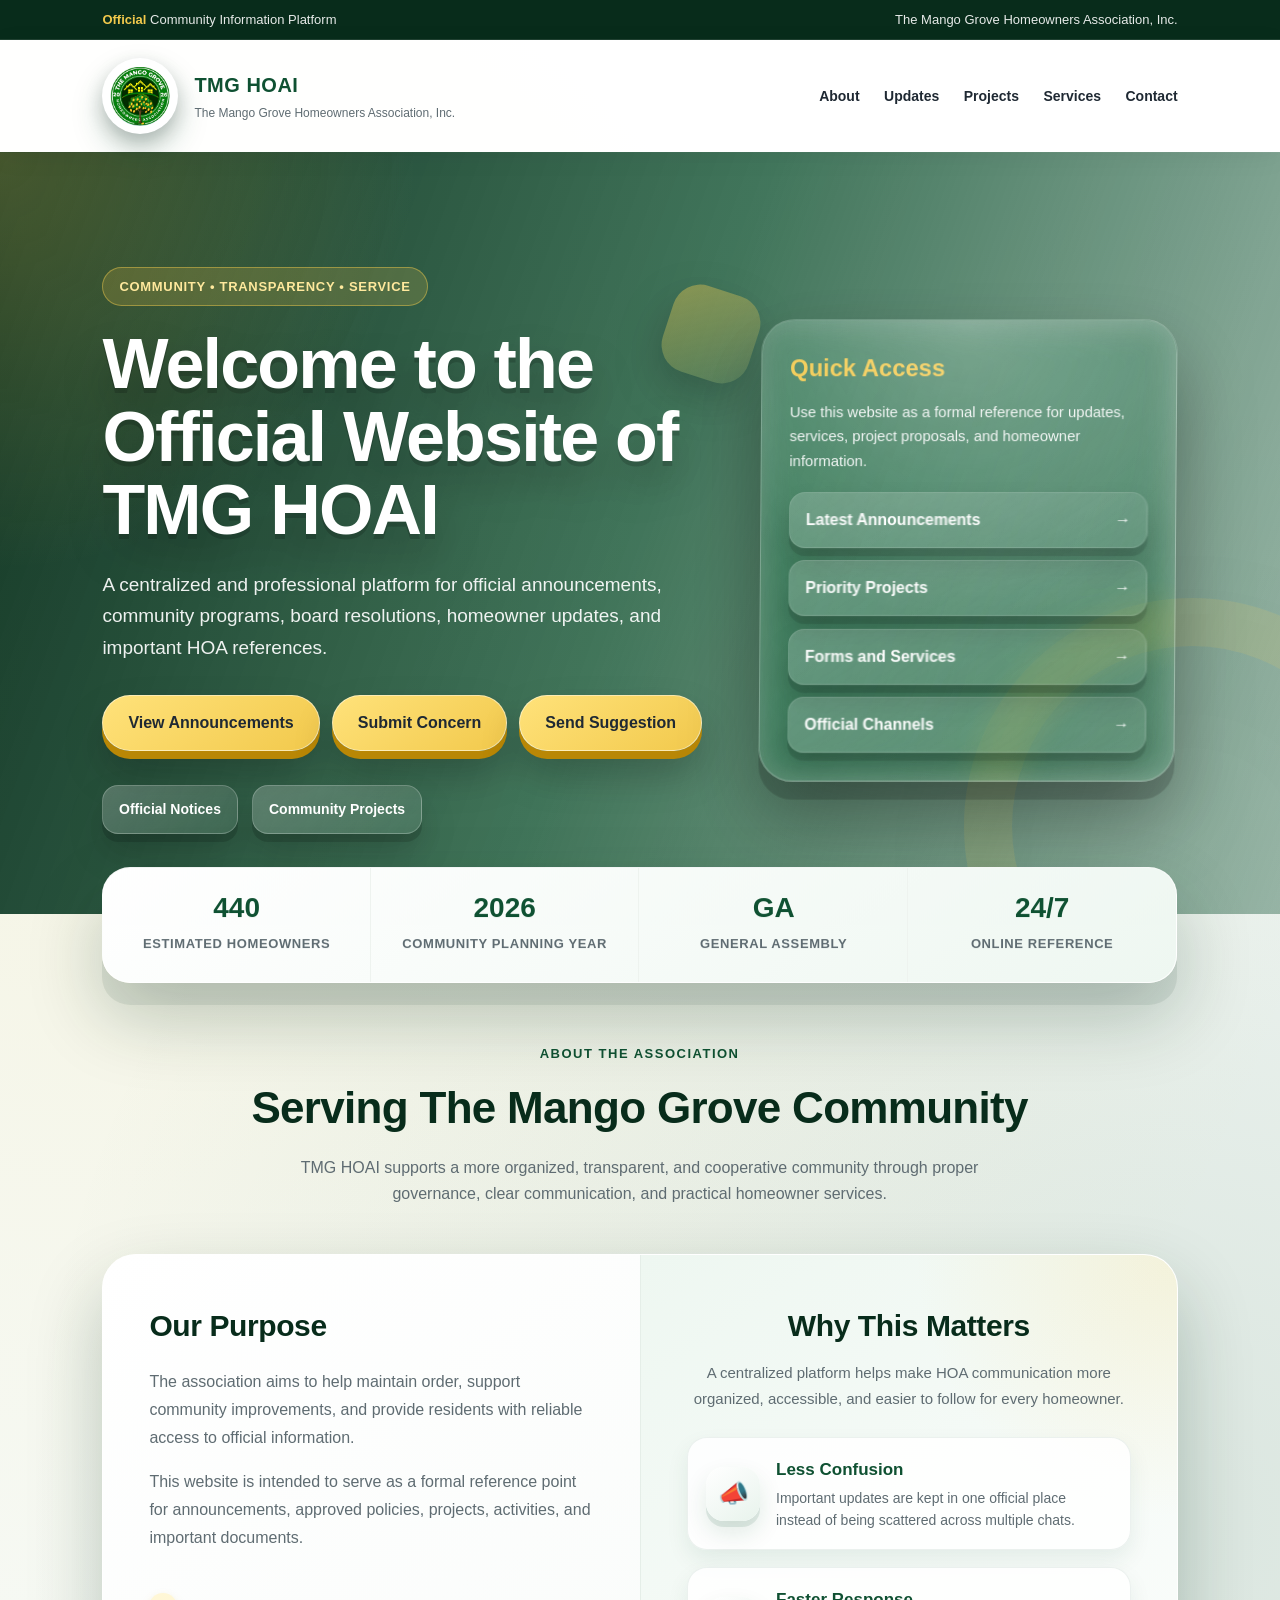
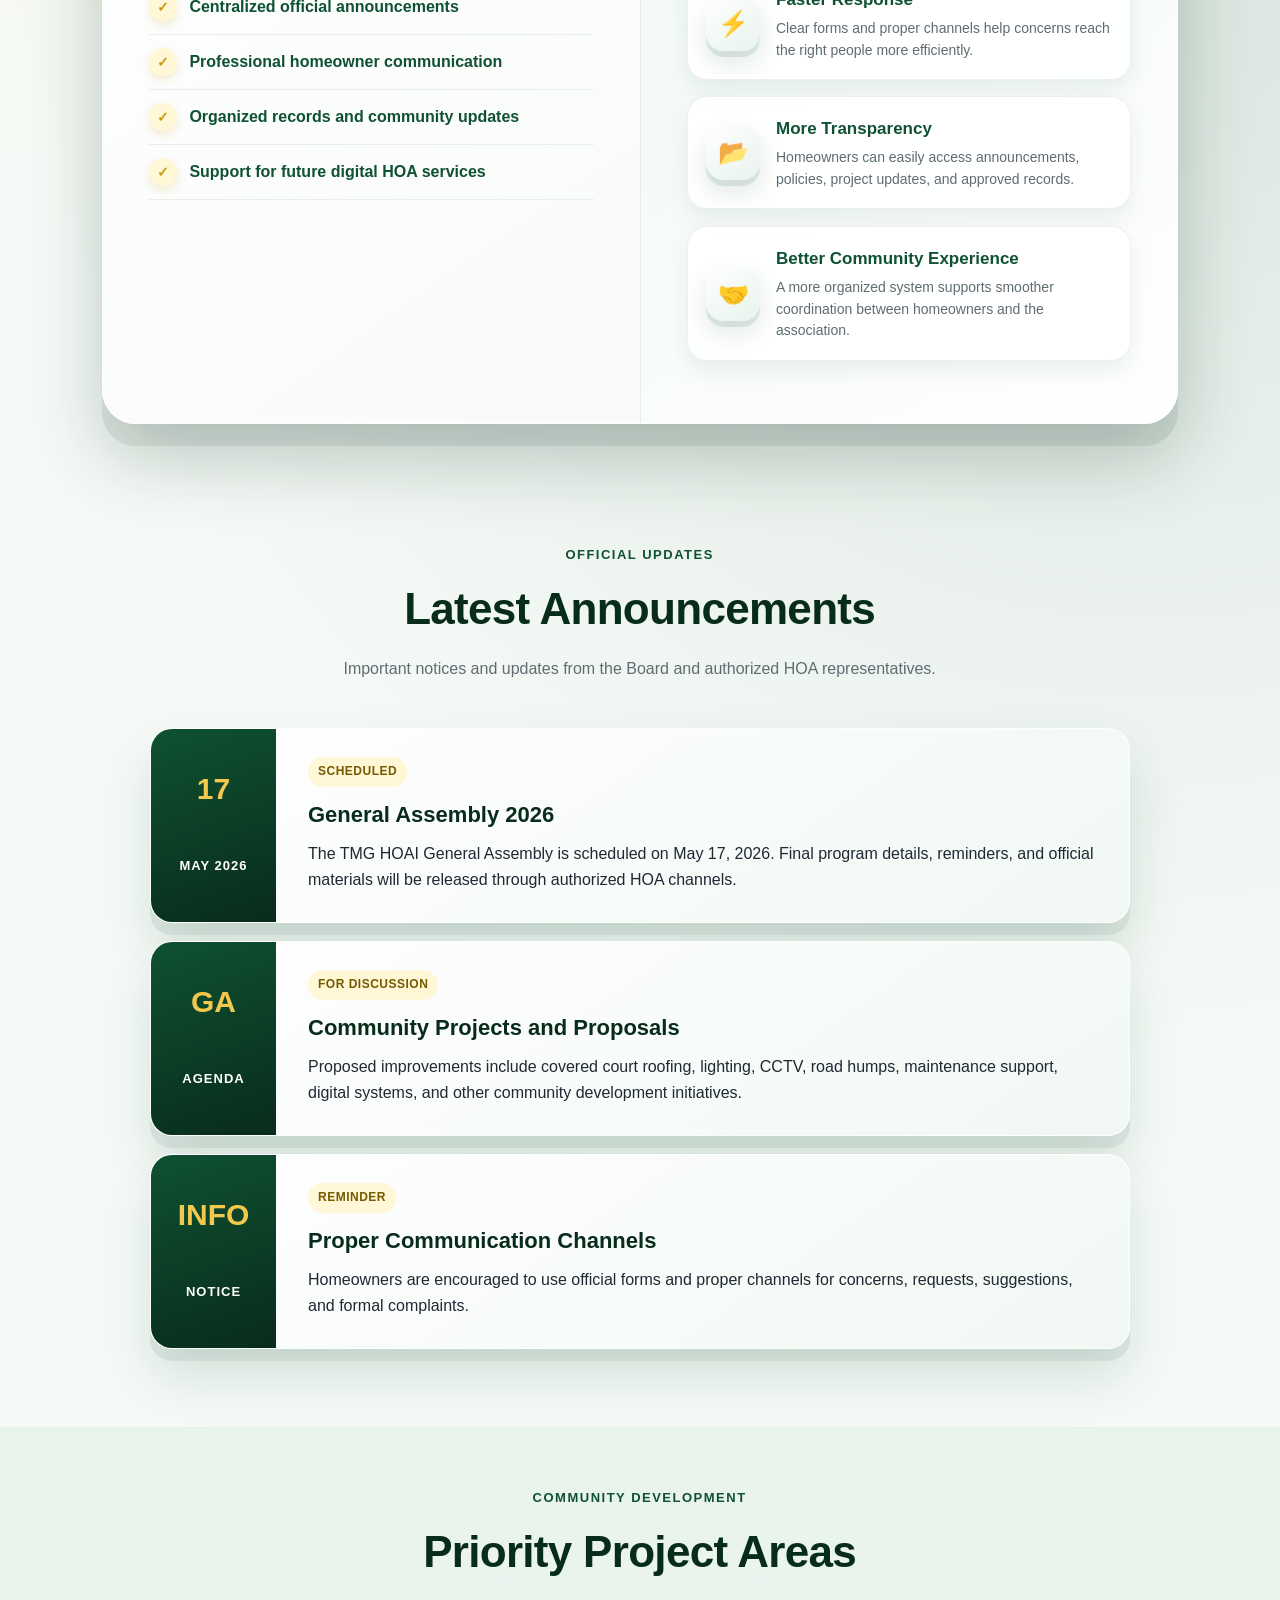
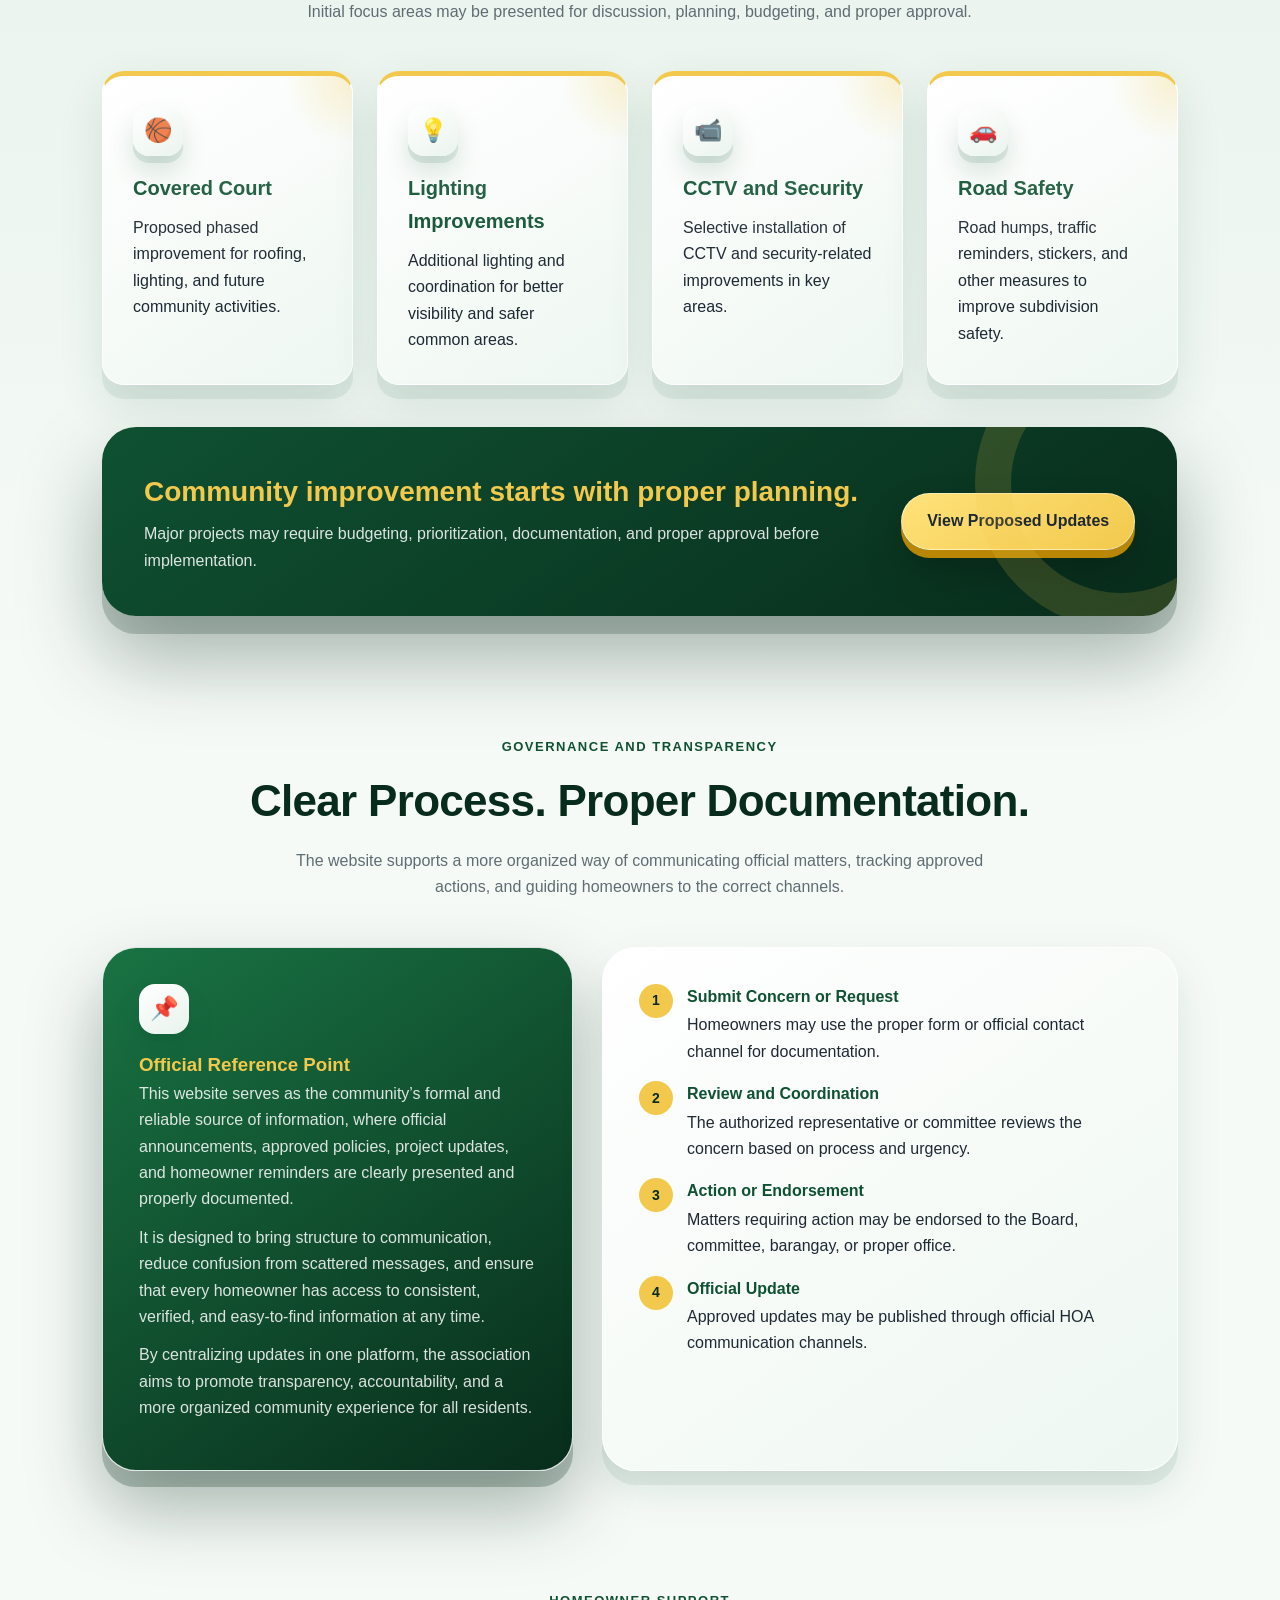
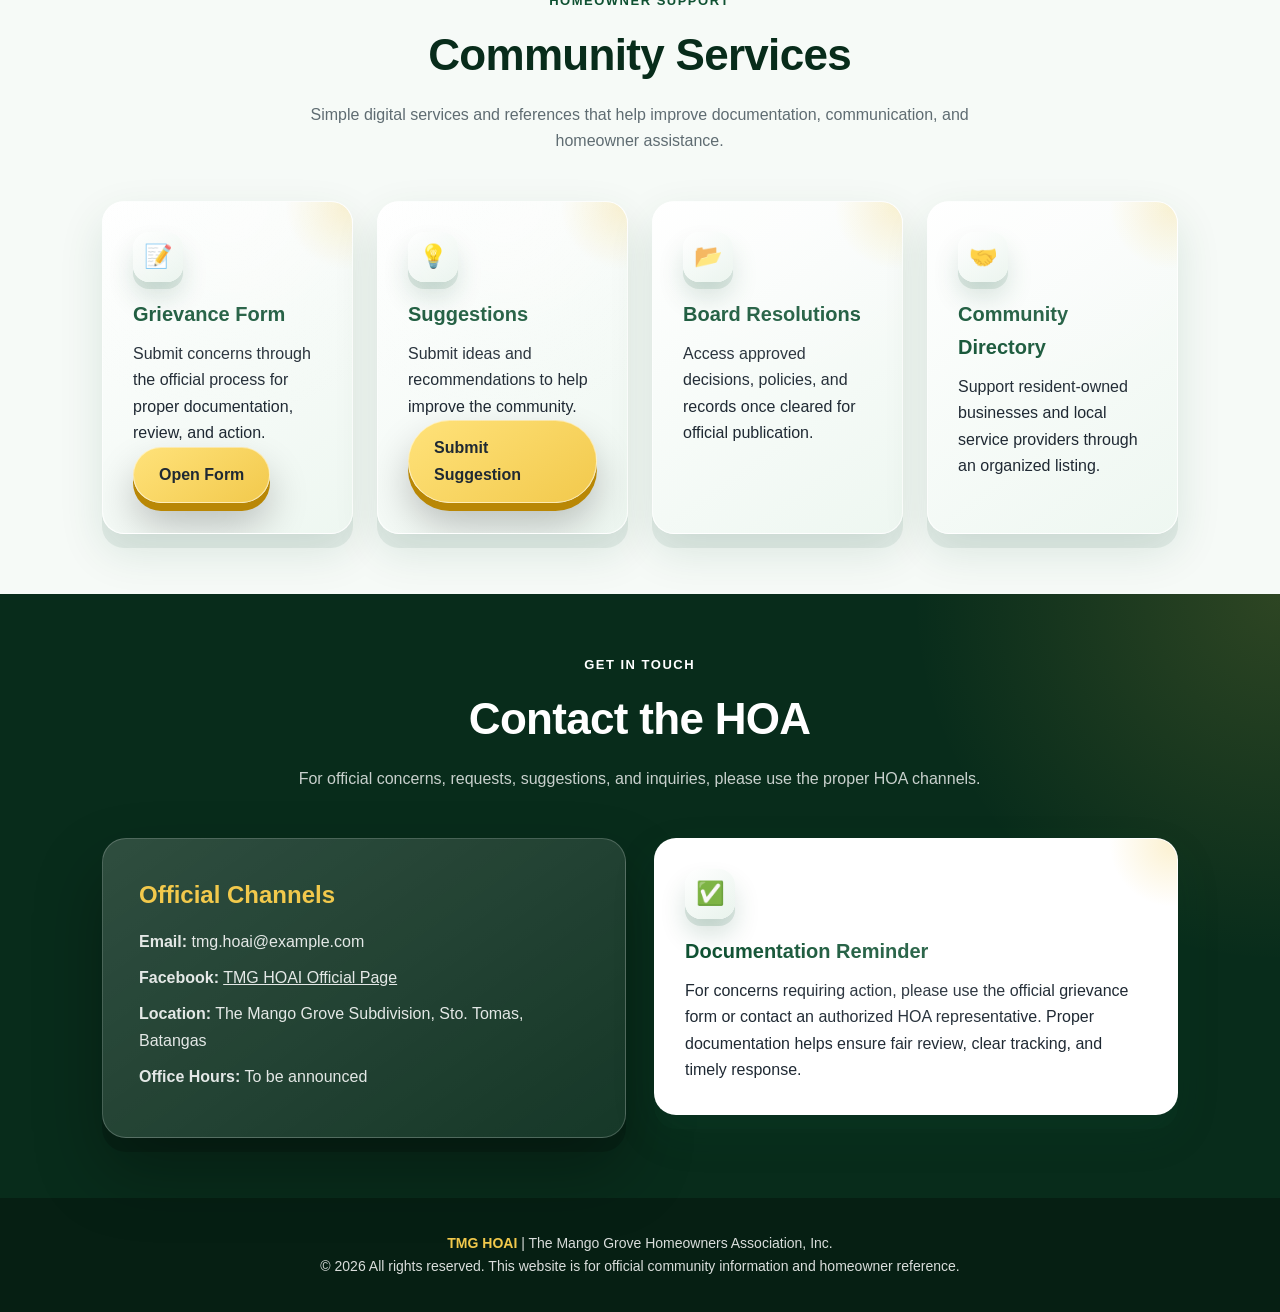
<file: preview.html>
<!DOCTYPE html>
<html lang="en">
<head>
  <meta charset="UTF-8" />
  <meta name="viewport" content="width=device-width, initial-scale=1.0" />
  <title>TMG HOAI | The Mango Grove Homeowners Association, Inc.</title>
  <style>
    :root {
      --green-dark: #082c1b;
      --green-main: #0f5132;
      --green-mid: #197343;
      --green-soft: #e8f3ec;
      --green-pale: #f4faf6;
      --gold-main: #f2c94c;
      --gold-deep: #c99a12;
      --gold-soft: #fff7d6;
      --text-dark: #1f2933;
      --text-muted: #5f6c72;
      --white: #ffffff;
      --bg: #f6faf7;
      --border: rgba(15, 81, 50, 0.1);
      --shadow: 0 18px 45px rgba(15, 81, 50, 0.12);
      --shadow-strong: 0 28px 70px rgba(8, 44, 27, 0.2);
      --shadow-3d: 0 22px 0 rgba(8, 44, 27, 0.08), 0 34px 75px rgba(8, 44, 27, 0.24);
      --shadow-gold-3d: 0 8px 0 #b98705, 0 22px 40px rgba(0, 0, 0, 0.24);
      --radius: 22px;
      --radius-lg: 34px;
    }

    * {
      box-sizing: border-box;
      margin: 0;
      padding: 0;
      font-family: Arial, Helvetica, sans-serif;
    }

    html {
      scroll-behavior: smooth;
    }

    body {
      color: var(--text-dark);
      background:
        radial-gradient(circle at 10% 10%, rgba(242, 201, 76, 0.12), transparent 22%),
        radial-gradient(circle at 90% 25%, rgba(15, 81, 50, 0.12), transparent 24%),
        var(--bg);
      line-height: 1.65;
      perspective: 1200px;
    }

    a { color: inherit; }

    .top-strip {
      background: var(--green-dark);
      color: rgba(255, 255, 255, 0.9);
      padding: 9px 8%;
      font-size: 13px;
      display: flex;
      justify-content: space-between;
      gap: 16px;
      flex-wrap: wrap;
      border-bottom: 1px solid rgba(255, 255, 255, 0.1);
    }

    .top-strip strong { color: var(--gold-main); }

    header {
      background: rgba(255, 255, 255, 0.95);
      backdrop-filter: blur(14px);
      color: var(--text-dark);
      padding: 18px 8%;
      position: sticky;
      top: 0;
      z-index: 10;
      box-shadow: 0 5px 25px rgba(0, 0, 0, 0.06);
    }

    .nav {
      display: flex;
      justify-content: space-between;
      align-items: center;
      gap: 20px;
      flex-wrap: wrap;
    }

    .brand {
      display: flex;
      align-items: center;
      gap: 16px;
    }

    .logo-img {
      width: 76px;
      height: 76px;
      object-fit: contain;
      border-radius: 50%;
      background: white;
      padding: 8px;
      display: block;
      box-shadow: 0 8px 18px rgba(0,0,0,0.18), 0 16px 32px rgba(15,81,50,0.22);
    }

    .brand h1 {
      font-size: 20px;
      color: var(--green-main);
      letter-spacing: 0.5px;
      margin: 0;
    }

    .brand p {
      font-size: 12px;
      color: var(--text-muted);
      margin-top: 2px;
    }

    nav a {
      text-decoration: none;
      margin-left: 20px;
      font-size: 14px;
      font-weight: 700;
      color: var(--text-dark);
      position: relative;
    }

    nav a::after {
      content: "";
      height: 3px;
      width: 0;
      background: var(--gold-main);
      position: absolute;
      left: 0;
      bottom: -8px;
      border-radius: 999px;
      transition: 0.25s ease;
    }

    nav a:hover::after { width: 100%; }

    .nav-cta {
      background: var(--green-main);
      color: white !important;
      padding: 10px 16px;
      border-radius: 999px;
      margin-left: 18px;
    }

    .nav-cta::after { display: none; }

    .hero {
      min-height: 720px;
      padding: 115px 8% 80px;
      background:
        radial-gradient(circle at top left, rgba(242, 201, 76, 0.23), transparent 28%),
        linear-gradient(110deg, rgba(8, 44, 27, 0.96), rgba(15, 81, 50, 0.78), rgba(15, 81, 50, 0.38)),
        url('https://images.unsplash.com/photo-1582213782179-e0d53f98f2ca?auto=format&fit=crop&w=1800&q=80');
      background-size: cover;
      background-position: center;
      color: var(--white);
      display: grid;
      align-items: center;
      position: relative;
      overflow: hidden;
    }

    .hero::after {
      content: "";
      position: absolute;
      right: -140px;
      bottom: -140px;
      width: 360px;
      height: 360px;
      border-radius: 50%;
      border: 48px solid rgba(242, 201, 76, 0.12);
      filter: drop-shadow(0 25px 45px rgba(0, 0, 0, 0.25));
      animation: floatSlow 7s ease-in-out infinite;
    }

    .hero::before {
      content: "";
      position: absolute;
      left: 52%;
      top: 18%;
      width: 90px;
      height: 90px;
      border-radius: 28px;
      background: linear-gradient(145deg, rgba(242, 201, 76, 0.42), rgba(242, 201, 76, 0.08));
      box-shadow: 0 18px 45px rgba(0, 0, 0, 0.22);
      transform: rotate(18deg);
      animation: floatCard 6s ease-in-out infinite;
    }

    .hero-grid {
      display: grid;
      grid-template-columns: minmax(0, 1.2fr) 420px;
      gap: 40px;
      align-items: center;
      position: relative;
      z-index: 1;
    }

    .hero-content {
      max-width: 850px;
      transform-style: preserve-3d;
    }

    .eyebrow {
      display: inline-block;
      background: rgba(242, 201, 76, 0.18);
      color: #ffe99d;
      border: 1px solid rgba(242, 201, 76, 0.45);
      padding: 8px 16px;
      border-radius: 999px;
      font-weight: 800;
      font-size: 13px;
      letter-spacing: 0.7px;
      text-transform: uppercase;
      margin-bottom: 22px;
    }

    .hero h2 {
      font-size: clamp(40px, 6vw, 70px);
      line-height: 1.04;
      margin-bottom: 22px;
      letter-spacing: -1.8px;
      text-shadow: 0 5px 0 rgba(0, 0, 0, 0.16), 0 22px 45px rgba(0, 0, 0, 0.32);
    }

    .hero p {
      max-width: 720px;
      margin-bottom: 32px;
      font-size: 19px;
      color: rgba(255, 255, 255, 0.92);
    }

    .hero-actions {
      display: flex;
      gap: 12px;
      flex-wrap: wrap;
      margin-bottom: 34px;
    }

    .button {
      display: inline-block;
      background: linear-gradient(145deg, #ffe27a, var(--gold-main));
      color: #1f2933;
      padding: 14px 25px;
      border-radius: 999px;
      text-decoration: none;
      font-weight: 900;
      box-shadow: var(--shadow-gold-3d);
      transition: transform 0.2s ease, box-shadow 0.2s ease;
      transform: translateY(0);
      border: 1px solid rgba(255, 255, 255, 0.5);
    }

    .button:hover {
      transform: translateY(-5px);
      box-shadow: 0 12px 0 #b98705, 0 28px 50px rgba(0, 0, 0, 0.3);
    }

    .button:active {
      transform: translateY(4px);
      box-shadow: 0 4px 0 #b98705, 0 12px 25px rgba(0, 0, 0, 0.24);
    }

    .hero-badges {
      display: flex;
      gap: 14px;
      flex-wrap: wrap;
    }

    .hero-badge {
      background: linear-gradient(145deg, rgba(255, 255, 255, 0.22), rgba(255, 255, 255, 0.08));
      border: 1px solid rgba(255, 255, 255, 0.22);
      padding: 12px 16px;
      border-radius: 16px;
      backdrop-filter: blur(8px);
      font-size: 14px;
      font-weight: 800;
      box-shadow: 0 8px 0 rgba(0, 0, 0, 0.14), 0 18px 35px rgba(0, 0, 0, 0.18);
      transform: translateZ(25px);
    }

    .hero-panel {
      background: linear-gradient(145deg, rgba(255, 255, 255, 0.22), rgba(255, 255, 255, 0.08));
      border: 1px solid rgba(255, 255, 255, 0.28);
      border-radius: var(--radius-lg);
      padding: 28px;
      backdrop-filter: blur(18px) saturate(140%);
      box-shadow: 0 18px 0 rgba(0, 0, 0, 0.16), 0 36px 75px rgba(0, 0, 0, 0.34);
      transform: rotateY(-8deg) rotateX(3deg);
      transform-style: preserve-3d;
      position: relative;
      overflow: hidden;
    }

    .hero-panel h3 {
      color: var(--gold-main);
      font-size: 24px;
      margin-bottom: 12px;
    }

    .hero-panel p {
      font-size: 15px;
      margin-bottom: 18px;
    }

    .quick-links {
      display: grid;
      gap: 12px;
    }

    .quick-link {
      display: flex;
      justify-content: space-between;
      align-items: center;
      background: linear-gradient(145deg, rgba(255, 255, 255, 0.2), rgba(255, 255, 255, 0.08));
      padding: 14px 16px;
      border-radius: 16px;
      text-decoration: none;
      font-weight: 800;
      border: 1px solid rgba(255, 255, 255, 0.15);
      box-shadow: 0 8px 0 rgba(0, 0, 0, 0.12), 0 16px 28px rgba(0, 0, 0, 0.18);
      transition: transform 0.2s ease, box-shadow 0.2s ease;
    }

    .quick-link:hover {
      transform: translateY(-4px) translateX(4px);
      box-shadow: 0 12px 0 rgba(0, 0, 0, 0.14), 0 24px 36px rgba(0, 0, 0, 0.22);
    }

    section { padding: 60px 8%; }

    .section-title {
      text-align: center;
      margin-bottom: 46px;
    }

    .section-title .small-title {
      color: var(--green-main);
      font-weight: 900;
      text-transform: uppercase;
      letter-spacing: 1.5px;
      font-size: 13px;
      margin-bottom: 8px;
    }

    .section-title h2 {
      color: var(--green-dark);
      font-size: clamp(30px, 4vw, 44px);
      margin-bottom: 10px;
      letter-spacing: -0.7px;
    }

    .section-title p {
      color: var(--text-muted);
      max-width: 720px;
      margin: auto;
    }

    .cards {
      display: grid;
      grid-template-columns: repeat(auto-fit, minmax(240px, 1fr));
      gap: 24px;
    }

    .card {
      background: linear-gradient(145deg, #ffffff, #eef7f1);
      padding: 30px;
      border-radius: var(--radius);
      box-shadow: 0 14px 0 rgba(15, 81, 50, 0.08), var(--shadow);
      border: 1px solid rgba(255, 255, 255, 0.8);
      transition: transform 0.25s ease, box-shadow 0.25s ease;
      transform-style: preserve-3d;
      position: relative;
      overflow: hidden;
    }

    .card::before {
      content: "";
      position: absolute;
      top: -60px;
      right: -60px;
      width: 130px;
      height: 130px;
      border-radius: 50%;
      background: radial-gradient(circle, rgba(242, 201, 76, 0.26), transparent 68%);
    }

    .card::after,
    .hero-panel::after {
      content: "";
      position: absolute;
      inset: 0;
      border-radius: inherit;
      background: radial-gradient(circle at top, rgba(255,255,255,0.25), transparent 60%);
      pointer-events: none;
    }

    .card:hover {
      transform: translateY(-14px) rotateX(6deg) rotateY(-6deg) scale(1.02);
      box-shadow: 0 22px 0 rgba(15, 81, 50, 0.09), 0 38px 70px rgba(15, 81, 50, 0.2);
    }

    .hero-panel:hover {
      transform: rotateY(-12deg) rotateX(6deg) translateY(-6px);
    }

    .governance-card:hover {
      transform: translateY(-10px) rotateX(5deg) rotateY(5deg);
    }

    .cta-band:hover {
      transform: rotateX(4deg) translateY(-6px);
    }

    .about-panel:hover {
      transform: rotateX(3deg) translateY(-6px);
    }

    .announcement:hover {
      transform: translateX(10px) translateY(-8px) rotateX(4deg) scale(1.01);
    }

    .button {
      transform: translateZ(10px);
    }

    .button:hover {
      transform: translateY(-6px) translateZ(14px);
    }

    @keyframes floatSoft {
      0%,100% { transform: translateY(0); }
      50% { transform: translateY(-6px); }
    }

    .card:nth-child(odd) {
      animation: floatSoft 6s ease-in-out infinite;
    }

    .hero-badge {
      animation: floatSoft 5s ease-in-out infinite;
    }

    .icon {
      width: 50px;
      height: 50px;
      border-radius: 16px;
      background: linear-gradient(145deg, #ffffff, var(--green-soft));
      color: var(--green-main);
      display: grid;
      place-items: center;
      font-size: 23px;
      margin-bottom: 16px;
      box-shadow: 0 7px 0 rgba(15, 81, 50, 0.12), 0 16px 26px rgba(15, 81, 50, 0.16);
    }

    .card h3 {
      color: var(--green-main);
      margin-bottom: 10px;
      font-size: 20px;
    }

    .stats-strip {
      margin-top: -48px;
      position: relative;
      z-index: 2;
      padding: 0 8%;
    }

    .stats-inner {
      background: linear-gradient(145deg, #ffffff, #eef7f1);
      border-radius: 28px;
      box-shadow: var(--shadow-3d);
      display: grid;
      grid-template-columns: repeat(4, 1fr);
      overflow: hidden;
      border: 1px solid rgba(255, 255, 255, 0.85);
      transform: rotateX(2deg);
    }

    .stat {
      padding: 26px;
      text-align: center;
      border-right: 1px solid #eef3ef;
    }

    .stat:last-child { border-right: none; }

    .stat strong {
      display: block;
      color: var(--green-main);
      font-size: 28px;
      line-height: 1;
      margin-bottom: 8px;
    }

    .stat span {
      color: var(--text-muted);
      font-size: 13px;
      font-weight: 800;
      text-transform: uppercase;
      letter-spacing: 0.6px;
    }

    .about-panel {
      background: rgba(255, 255, 255, 0.92);
      border-radius: var(--radius-lg);
      box-shadow: var(--shadow-3d);
      overflow: hidden;
      display: grid;
      grid-template-columns: 1fr 1fr;
      border: 1px solid rgba(255, 255, 255, 0.85);
      transform-style: preserve-3d;
      transition: transform 0.25s ease;
    }

    .about-text {
      padding: 46px;
      background: linear-gradient(145deg, #ffffff, #f8fbf9);
    }

    .about-text h3,
    .about-right h3 {
      color: var(--green-dark);
      font-size: 30px;
      margin-bottom: 18px;
      letter-spacing: -0.4px;
    }

    .about-text p {
      color: var(--text-muted);
      margin-bottom: 16px;
      font-size: 16px;
      line-height: 1.75;
    }

    .about-list {
      list-style: none;
      margin-top: 28px;
    }

    .about-list li {
      padding: 13px 0;
      border-bottom: 1px solid #e8eee9;
      font-weight: 800;
      color: var(--green-main);
      display: flex;
      gap: 12px;
      align-items: center;
      font-size: 16px;
    }

    .about-list li::before {
      content: "✓";
      width: 28px;
      height: 28px;
      border-radius: 50%;
      background: var(--gold-soft);
      color: var(--gold-deep);
      display: grid;
      place-items: center;
      font-size: 14px;
      flex: 0 0 28px;
      box-shadow: 0 4px 10px rgba(201, 154, 18, 0.18);
    }

    .about-right {
      padding: 46px;
      background:
        radial-gradient(circle at top right, rgba(242, 201, 76, 0.16), transparent 28%),
        linear-gradient(145deg, #eef7f1, #ffffff);
      border-left: 1px solid #e5eee8;
    }

    .about-right h3 {
      text-align: center;
      margin-bottom: 10px;
    }

    .about-right-intro {
      text-align: center;
      color: var(--text-muted);
      max-width: 520px;
      margin: 0 auto 26px;
      font-size: 15px;
      line-height: 1.7;
    }

    .about-card {
      display: grid;
      grid-template-columns: 54px 1fr;
      gap: 16px;
      align-items: center;
      background: rgba(255, 255, 255, 0.86);
      padding: 18px;
      border-radius: 20px;
      margin-bottom: 16px;
      border: 1px solid rgba(15, 81, 50, 0.08);
      box-shadow: 0 10px 22px rgba(15, 81, 50, 0.08);
    }

    .about-card-icon {
      width: 54px;
      height: 54px;
      border-radius: 18px;
      background: linear-gradient(145deg, #ffffff, var(--green-soft));
      display: grid;
      place-items: center;
      font-size: 25px;
      box-shadow: 0 6px 0 rgba(15, 81, 50, 0.1), 0 12px 24px rgba(15, 81, 50, 0.12);
    }

    .about-card strong {
      display: block;
      color: var(--green-main);
      font-size: 17px;
      margin-bottom: 4px;
    }

    .about-card p {
      color: var(--text-muted);
      font-size: 14px;
      line-height: 1.55;
      margin: 0;
    }

    .announcement-wrap {
      max-width: 980px;
      margin: auto;
    }

    .announcement {
      background: linear-gradient(145deg, #ffffff, #f1f8f4);
      border-radius: 22px;
      margin-bottom: 18px;
      display: grid;
      grid-template-columns: 125px 1fr;
      overflow: hidden;
      box-shadow: 0 12px 0 rgba(15, 81, 50, 0.08), 0 28px 52px rgba(15, 81, 50, 0.15);
      border: 1px solid rgba(255, 255, 255, 0.85);
      transition: 0.25s ease;
      transform-style: preserve-3d;
    }

    .date-box {
      background: linear-gradient(160deg, var(--green-main), var(--green-dark));
      color: var(--white);
      display: grid;
      place-items: center;
      text-align: center;
      padding: 20px;
    }

    .date-box strong {
      display: block;
      font-size: 30px;
      line-height: 1;
      color: var(--gold-main);
    }

    .date-box span {
      font-size: 13px;
      text-transform: uppercase;
      letter-spacing: 1px;
      font-weight: 800;
    }

    .announcement-content {
      padding: 28px 32px;
    }

    .announcement-content h3 {
      color: var(--green-dark);
      margin-bottom: 8px;
      font-size: 22px;
    }

    .status-pill {
      display: inline-block;
      background: var(--gold-soft);
      color: #765a00;
      padding: 5px 10px;
      border-radius: 999px;
      font-size: 12px;
      font-weight: 900;
      margin-bottom: 10px;
      text-transform: uppercase;
      letter-spacing: 0.5px;
    }

    .projects {
      background: linear-gradient(180deg, var(--green-soft), #f6faf7);
    }

    .project-card {
      border-top: 5px solid var(--gold-main);
    }

    .cta-band {
      background: linear-gradient(145deg, var(--green-main), var(--green-dark));
      color: white;
      border-radius: var(--radius-lg);
      padding: 42px;
      display: grid;
      grid-template-columns: 1fr auto;
      gap: 24px;
      align-items: center;
      box-shadow: 0 18px 0 rgba(8, 44, 27, 0.2), 0 42px 80px rgba(8, 44, 27, 0.34);
      margin-top: 42px;
      position: relative;
      overflow: hidden;
      transform: rotateX(2deg);
      transform-style: preserve-3d;
      transition: transform 0.25s ease;
    }

    .cta-band::after {
      content: "";
      position: absolute;
      right: -90px;
      top: -90px;
      width: 220px;
      height: 220px;
      border-radius: 50%;
      border: 36px solid rgba(242, 201, 76, 0.16);
    }

    .cta-band h3 {
      color: var(--gold-main);
      font-size: 28px;
      margin-bottom: 6px;
    }

    .cta-band p {
      color: rgba(255, 255, 255, 0.86);
      max-width: 720px;
    }

    .governance-grid {
      display: grid;
      grid-template-columns: 0.9fr 1.1fr;
      gap: 28px;
      align-items: stretch;
    }

    .governance-card {
      background: linear-gradient(145deg, #ffffff, #eef7f1);
      border-radius: var(--radius-lg);
      padding: 36px;
      box-shadow: 0 14px 0 rgba(15, 81, 50, 0.08), var(--shadow);
      border: 1px solid rgba(255, 255, 255, 0.85);
      transform-style: preserve-3d;
      transition: transform 0.25s ease;
    }

    .governance-card.featured {
      background: linear-gradient(145deg, #197343, var(--green-dark));
      color: white;
      box-shadow: 0 16px 0 rgba(8, 44, 27, 0.24), 0 36px 72px rgba(8, 44, 27, 0.34);
      transform: rotateY(4deg);
    }

    .governance-card.featured h3,
    .governance-card.featured .icon {
      color: var(--gold-main);
    }

    .governance-card.featured p {
      color: rgba(255, 255, 255, 0.85);
      margin-bottom: 12px;
    }

    .timeline {
      display: grid;
      gap: 16px;
    }

    .timeline-item {
      display: grid;
      grid-template-columns: 34px 1fr;
      gap: 14px;
      align-items: start;
    }

    .timeline-dot {
      width: 34px;
      height: 34px;
      border-radius: 50%;
      background: var(--gold-main);
      color: var(--green-dark);
      display: grid;
      place-items: center;
      font-weight: 900;
      font-size: 14px;
    }

    .timeline-item h4 {
      color: var(--green-main);
      margin-bottom: 2px;
    }

    .contact-section {
      background:
        radial-gradient(circle at top right, rgba(242, 201, 76, 0.16), transparent 26%),
        var(--green-dark);
      color: var(--white);
    }

    .contact-section .section-title h2,
    .contact-section .section-title .small-title {
      color: var(--white);
    }

    .contact-section .section-title p {
      color: rgba(255, 255, 255, 0.78);
    }

    .two-column {
      display: grid;
      grid-template-columns: repeat(auto-fit, minmax(280px, 1fr));
      gap: 28px;
      align-items: start;
    }

    .contact-box {
      background: linear-gradient(145deg, rgba(255, 255, 255, 0.16), rgba(255, 255, 255, 0.06));
      color: var(--white);
      padding: 36px;
      border-radius: 24px;
      border: 1px solid rgba(255, 255, 255, 0.2);
      box-shadow: 0 14px 0 rgba(0, 0, 0, 0.18), 0 34px 68px rgba(0, 0, 0, 0.3);
      transform: rotateX(2deg);
    }

    .contact-box h3 {
      margin-bottom: 14px;
      color: var(--gold-main);
      font-size: 24px;
    }

    .contact-box p {
      margin-bottom: 10px;
      color: rgba(255, 255, 255, 0.88);
    }

    .contact-note {
      background: var(--white);
      color: var(--text-dark);
    }

    footer {
      background: #061f13;
      color: rgba(255, 255, 255, 0.85);
      text-align: center;
      padding: 34px 8%;
      font-size: 14px;
    }

    footer strong { color: var(--gold-main); }

    @keyframes floatSlow {
      0%, 100% { transform: translateY(0) rotate(0deg); }
      50% { transform: translateY(-18px) rotate(8deg); }
    }

    @keyframes floatCard {
      0%, 100% { transform: translateY(0) rotate(18deg); }
      50% { transform: translateY(-22px) rotate(28deg); }
    }



    /* Smooth click and section reveal transitions */
    section {
      scroll-margin-top: 110px;
    }

    .reveal-section {
      opacity: 0;
      transform: translateY(42px);
      filter: blur(8px);
      transition: opacity 0.75s ease, transform 0.75s ease, filter 0.75s ease;
    }

    .reveal-section.is-visible {
      opacity: 1;
      transform: translateY(0);
      filter: blur(0);
    }

    .page-transition {
      animation: pageFadeIn 0.65s ease both;
    }

    .is-changing-section {
      opacity: 0.82;
      transition: opacity 0.25s ease;
    }

    @keyframes pageFadeIn {
      from { opacity: 0; transform: translateY(12px); }
      to { opacity: 1; transform: translateY(0); }
    }

    @media (prefers-reduced-motion: reduce) {
      html { scroll-behavior: auto; }
      .reveal-section, .page-transition, .is-changing-section {
        animation: none;
        opacity: 1;
        transform: none;
        filter: none;
        transition: none;
      }
    }

    @media (max-width: 1020px) {
      .hero-grid,
      .governance-grid,
      .cta-band { grid-template-columns: 1fr; }

      .hero-panel {
        max-width: 620px;
        transform: none;
      }
    }

    @media (max-width: 860px) {
      .about-panel { grid-template-columns: 1fr; }
      .announcement { grid-template-columns: 1fr; }
      .date-box { display: block; }
      .stats-inner { grid-template-columns: repeat(2, 1fr); }
      .stat:nth-child(2) { border-right: none; }
      .stat:nth-child(1), .stat:nth-child(2) { border-bottom: 1px solid #eef3ef; }
    }

    @media (max-width: 700px) {
      .top-strip { font-size: 12px; }
      nav a { display: inline-block; margin: 8px 12px 0 0; }
      .nav-cta { margin-left: 0; }
      .hero { min-height: auto; padding: 80px 6%; }
      .hero p { font-size: 16px; }
      section { padding: 60px 6%; }
      .about-text, .about-right, .governance-card, .cta-band {
        padding: 30px;
        transform: none;
      }
      .card:hover, .announcement:hover { transform: translateY(-5px); }
      .stats-strip { padding: 0 6%; }
      .stats-inner { grid-template-columns: 1fr; }
      .stat {
        border-right: none;
        border-bottom: 1px solid #eef3ef;
      }
      .stat:last-child { border-bottom: none; }
    }


    /* PowerPoint-style staggered push-up transition only */
    .ppt-clicking {
      overflow-x: hidden;
    }

    .ppt-exit-up {
      animation: pptExitUp 0.5s ease both;
    }

    .ppt-enter-up {
      animation: pptEnterUp 0.9s cubic-bezier(0.22, 1, 0.36, 1) both;
    }

    .ppt-stagger-item {
      opacity: 0;
      transform: translateY(34px);
      filter: blur(5px);
    }

    .ppt-stagger-item.ppt-show-item {
      animation: pptItemUp 0.85s cubic-bezier(0.22, 1, 0.36, 1) both;
      animation-delay: var(--ppt-delay, 0ms);
    }

    @keyframes pptExitUp {
      from { opacity: 1; transform: translateY(0); filter: blur(0); }
      to { opacity: 0; transform: translateY(-70px); filter: blur(7px); }
    }

    @keyframes pptEnterUp {
      from { opacity: 0; transform: translateY(90px); filter: blur(8px); }
      to { opacity: 1; transform: translateY(0); filter: blur(0); }
    }

    @keyframes pptItemUp {
      from { opacity: 0; transform: translateY(34px); filter: blur(5px); }
      to { opacity: 1; transform: translateY(0); filter: blur(0); }
    }

  
/* MORPH transition effect only */
.morph-enter {
  animation: morphEnter 1.45s cubic-bezier(.22, 1, .36, 1) both;
  transform-origin: center center;
  will-change: opacity, transform, filter;
}

.morph-exit {
  animation: morphExit 0.7s cubic-bezier(.55, .06, .68, .19) both;
  transform-origin: center center;
  will-change: opacity, transform, filter;
}

.morph-item-enter {
  opacity: 0;
  animation: morphItemEnter 1.25s cubic-bezier(.22, 1, .36, 1) forwards;
  animation-delay: var(--morph-delay, 0ms);
  will-change: opacity, transform, filter;
}

@keyframes morphEnter {
  from {
    opacity: 0;
    transform: translateY(90px) scale(0.92);
    filter: blur(16px);
  }
  55% {
    opacity: 1;
    transform: translateY(0) scale(1.025);
    filter: blur(4px);
  }
  to {
    opacity: 1;
    transform: translateY(0) scale(1);
    filter: blur(0);
  }
}

@keyframes morphExit {
  from {
    opacity: 1;
    transform: translateY(0) scale(1);
    filter: blur(0);
  }
  to {
    opacity: 0;
    transform: translateY(-70px) scale(1.08);
    filter: blur(18px);
  }
}

@keyframes morphItemEnter {
  from {
    opacity: 0;
    transform: translateY(48px) scale(0.96);
    filter: blur(10px);
  }
  to {
    opacity: 1;
    transform: translateY(0) scale(1);
    filter: blur(0);
  }
}


/* Scroll-down reveal transition only */
.scroll-reveal {
  opacity: 0;
  transform: translateY(55px) scale(0.98);
  filter: blur(8px);
  transition:
    opacity 1.05s cubic-bezier(.22, 1, .36, 1),
    transform 1.05s cubic-bezier(.22, 1, .36, 1),
    filter 1.05s cubic-bezier(.22, 1, .36, 1);
  will-change: opacity, transform, filter;
}

.scroll-reveal.scroll-visible {
  opacity: 1;
  transform: translateY(0) scale(1);
  filter: blur(0);
}

.scroll-reveal-delay-1 { transition-delay: 120ms; }
.scroll-reveal-delay-2 { transition-delay: 240ms; }
.scroll-reveal-delay-3 { transition-delay: 360ms; }
.scroll-reveal-delay-4 { transition-delay: 480ms; }

</style>
</head>
<body>
  <div class="top-strip">
    <span><strong>Official</strong> Community Information Platform</span>
    <span>The Mango Grove Homeowners Association, Inc.</span>
  </div>

  <header>
    <div class="nav">
      <div class="brand">
        <img src="[data-uri]" alt="TMGHOAI Official Logo" class="logo-img">
        <div>
          <h1>TMG HOAI</h1>
          <p>The Mango Grove Homeowners Association, Inc.</p>
        </div>
      </div>
      <nav>
        <a href="#about">About</a>
        <a href="#announcements">Updates</a>
        <a href="#projects">Projects</a>
        <a href="#services">Services</a>
        <a href="#contact">Contact</a>
      </nav>
    </div>
  </header>

  <section class="hero">
    <div class="hero-grid">
      <div class="hero-content">
        <span class="eyebrow">Community • Transparency • Service</span>
        <h2>Welcome to the Official Website of TMG HOAI</h2>
        <p>A centralized and professional platform for official announcements, community programs, board resolutions, homeowner updates, and important HOA references.</p>
        <div class="hero-actions">
          <a class="button" href="#announcements">View Announcements</a>
          <a class="button" href="https://docs.google.com/forms/d/e/1FAIpQLSdIbvGL8GOA6NEQMVIFkVygvPj40oVH7I6BjFla2YPtAX1w7g/viewform?usp=share_link&ouid=108804788074927177667" target="_blank">Submit Concern</a>
          <a class="button" href="https://docs.google.com/forms/d/e/1FAIpQLSe1yZ9ozDFpRZ_sHzhfBxRdi-vDzbKOEkxxFM-uxgalzSItEg/viewform?usp=share_link&ouid=108804788074927177667" target="_blank">Send Suggestion</a>
        </div>
        <div class="hero-badges">
          <div class="hero-badge">Official Notices</div>
          <div class="hero-badge">Community Projects</div>
        </div>
      </div>

      <div class="hero-panel">
        <h3>Quick Access</h3>
        <p>Use this website as a formal reference for updates, services, project proposals, and homeowner information.</p>
        <div class="quick-links">
          <a class="quick-link" href="#announcements"><span>Latest Announcements</span><span>→</span></a>
          <a class="quick-link" href="#projects"><span>Priority Projects</span><span>→</span></a>
          <a class="quick-link" href="#services"><span>Forms and Services</span><span>→</span></a>
          <a class="quick-link" href="#contact"><span>Official Channels</span><span>→</span></a>
        </div>
      </div>
    </div>
  </section>

  <div class="stats-strip">
    <div class="stats-inner">
      <div class="stat"><strong>440</strong><span>Estimated Homeowners</span></div>
      <div class="stat"><strong>2026</strong><span>Community Planning Year</span></div>
      <div class="stat"><strong>GA</strong><span>General Assembly</span></div>
      <div class="stat"><strong>24/7</strong><span>Online Reference</span></div>
    </div>
  </div>

  <section id="about">
    <div class="section-title">
      <div class="small-title">About the Association</div>
      <h2>Serving The Mango Grove Community</h2>
      <p>TMG HOAI supports a more organized, transparent, and cooperative community through proper governance, clear communication, and practical homeowner services.</p>
    </div>

    <div class="about-panel">
      <div class="about-text">
        <h3>Our Purpose</h3>
        <p>The association aims to help maintain order, support community improvements, and provide residents with reliable access to official information.</p>
        <p>This website is intended to serve as a formal reference point for announcements, approved policies, projects, activities, and important documents.</p>
        <ul class="about-list">
          <li>Centralized official announcements</li>
          <li>Professional homeowner communication</li>
          <li>Organized records and community updates</li>
          <li>Support for future digital HOA services</li>
        </ul>
      </div>

      <div class="about-right">
        <h3>Why This Matters</h3>
        <p class="about-right-intro">A centralized platform helps make HOA communication more organized, accessible, and easier to follow for every homeowner.</p>

        <div class="about-card">
          <div class="about-card-icon">📣</div>
          <div>
            <strong>Less Confusion</strong>
            <p>Important updates are kept in one official place instead of being scattered across multiple chats.</p>
          </div>
        </div>

        <div class="about-card">
          <div class="about-card-icon">⚡</div>
          <div>
            <strong>Faster Response</strong>
            <p>Clear forms and proper channels help concerns reach the right people more efficiently.</p>
          </div>
        </div>

        <div class="about-card">
          <div class="about-card-icon">📂</div>
          <div>
            <strong>More Transparency</strong>
            <p>Homeowners can easily access announcements, policies, project updates, and approved records.</p>
          </div>
        </div>

        <div class="about-card">
          <div class="about-card-icon">🤝</div>
          <div>
            <strong>Better Community Experience</strong>
            <p>A more organized system supports smoother coordination between homeowners and the association.</p>
          </div>
        </div>
      </div>
    </div>
  </section>

  <section id="announcements">
    <div class="section-title">
      <div class="small-title">Official Updates</div>
      <h2>Latest Announcements</h2>
      <p>Important notices and updates from the Board and authorized HOA representatives.</p>
    </div>

    <div class="announcement-wrap">
      <div class="announcement">
        <div class="date-box"><strong>17</strong><span>May 2026</span></div>
        <div class="announcement-content">
          <span class="status-pill">Scheduled</span>
          <h3>General Assembly 2026</h3>
          <p>The TMG HOAI General Assembly is scheduled on May 17, 2026. Final program details, reminders, and official materials will be released through authorized HOA channels.</p>
        </div>
      </div>

      <div class="announcement">
        <div class="date-box"><strong>GA</strong><span>Agenda</span></div>
        <div class="announcement-content">
          <span class="status-pill">For Discussion</span>
          <h3>Community Projects and Proposals</h3>
          <p>Proposed improvements include covered court roofing, lighting, CCTV, road humps, maintenance support, digital systems, and other community development initiatives.</p>
        </div>
      </div>

      <div class="announcement">
        <div class="date-box"><strong>INFO</strong><span>Notice</span></div>
        <div class="announcement-content">
          <span class="status-pill">Reminder</span>
          <h3>Proper Communication Channels</h3>
          <p>Homeowners are encouraged to use official forms and proper channels for concerns, requests, suggestions, and formal complaints.</p>
        </div>
      </div>
    </div>
  </section>

  <section id="projects" class="projects">
    <div class="section-title">
      <div class="small-title">Community Development</div>
      <h2>Priority Project Areas</h2>
      <p>Initial focus areas may be presented for discussion, planning, budgeting, and proper approval.</p>
    </div>

    <div class="cards">
      <div class="card project-card"><div class="icon">🏀</div><h3>Covered Court</h3><p>Proposed phased improvement for roofing, lighting, and future community activities.</p></div>
      <div class="card project-card"><div class="icon">💡</div><h3>Lighting Improvements</h3><p>Additional lighting and coordination for better visibility and safer common areas.</p></div>
      <div class="card project-card"><div class="icon">📹</div><h3>CCTV and Security</h3><p>Selective installation of CCTV and security-related improvements in key areas.</p></div>
      <div class="card project-card"><div class="icon">🚗</div><h3>Road Safety</h3><p>Road humps, traffic reminders, stickers, and other measures to improve subdivision safety.</p></div>
    </div>

    <div class="cta-band">
      <div>
        <h3>Community improvement starts with proper planning.</h3>
        <p>Major projects may require budgeting, prioritization, documentation, and proper approval before implementation.</p>
      </div>
      <a class="button" href="#announcements">View Proposed Updates</a>
    </div>
  </section>

  <section id="governance">
    <div class="section-title">
      <div class="small-title">Governance and Transparency</div>
      <h2>Clear Process. Proper Documentation.</h2>
      <p>The website supports a more organized way of communicating official matters, tracking approved actions, and guiding homeowners to the correct channels.</p>
    </div>

    <div class="governance-grid">
      <div class="governance-card featured">
        <div class="icon">📌</div>
        <h3>Official Reference Point</h3>
        <p>This website serves as the community’s formal and reliable source of information, where official announcements, approved policies, project updates, and homeowner reminders are clearly presented and properly documented.</p>
        <p>It is designed to bring structure to communication, reduce confusion from scattered messages, and ensure that every homeowner has access to consistent, verified, and easy-to-find information at any time.</p>
        <p>By centralizing updates in one platform, the association aims to promote transparency, accountability, and a more organized community experience for all residents.</p>
      </div>

      <div class="governance-card">
        <div class="timeline">
          <div class="timeline-item"><div class="timeline-dot">1</div><div><h4>Submit Concern or Request</h4><p>Homeowners may use the proper form or official contact channel for documentation.</p></div></div>
          <div class="timeline-item"><div class="timeline-dot">2</div><div><h4>Review and Coordination</h4><p>The authorized representative or committee reviews the concern based on process and urgency.</p></div></div>
          <div class="timeline-item"><div class="timeline-dot">3</div><div><h4>Action or Endorsement</h4><p>Matters requiring action may be endorsed to the Board, committee, barangay, or proper office.</p></div></div>
          <div class="timeline-item"><div class="timeline-dot">4</div><div><h4>Official Update</h4><p>Approved updates may be published through official HOA communication channels.</p></div></div>
        </div>
      </div>
    </div>
  </section>

  <section id="services">
    <div class="section-title">
      <div class="small-title">Homeowner Support</div>
      <h2>Community Services</h2>
      <p>Simple digital services and references that help improve documentation, communication, and homeowner assistance.</p>
    </div>

    <div class="cards">
      <div class="card">
        <div class="icon">📝</div>
        <h3>Grievance Form</h3>
        <p>Submit concerns through the official process for proper documentation, review, and action.</p>
        <a class="button" href="https://docs.google.com/forms/d/e/1FAIpQLSdIbvGL8GOA6NEQMVIFkVygvPj40oVH7I6BjFla2YPtAX1w7g/viewform?usp=share_link&ouid=108804788074927177667" target="_blank">Open Form</a>
      </div>
      <div class="card">
        <div class="icon">💡</div>
        <h3>Suggestions</h3>
        <p>Submit ideas and recommendations to help improve the community.</p>
        <a class="button" href="https://docs.google.com/forms/d/e/1FAIpQLSe1yZ9ozDFpRZ_sHzhfBxRdi-vDzbKOEkxxFM-uxgalzSItEg/viewform?usp=share_link&ouid=108804788074927177667" target="_blank">Submit Suggestion</a>
      </div>
      <div class="card"><div class="icon">📂</div><h3>Board Resolutions</h3><p>Access approved decisions, policies, and records once cleared for official publication.</p></div>
      <div class="card"><div class="icon">🤝</div><h3>Community Directory</h3><p>Support resident-owned businesses and local service providers through an organized listing.</p></div>
    </div>
  </section>

  <section id="contact" class="contact-section">
    <div class="section-title">
      <div class="small-title">Get in Touch</div>
      <h2>Contact the HOA</h2>
      <p>For official concerns, requests, suggestions, and inquiries, please use the proper HOA channels.</p>
    </div>

    <div class="two-column">
      <div class="contact-box">
        <h3>Official Channels</h3>
        <p><strong>Email:</strong> tmg.hoai@example.com</p>
        <p><strong>Facebook:</strong> <a href="https://www.facebook.com/share/g/1GCJCYYdxB/" target="_blank" rel="noopener noreferrer">TMG HOAI Official Page</a></p>
        <p><strong>Location:</strong> The Mango Grove Subdivision, Sto. Tomas, Batangas</p>
        <p><strong>Office Hours:</strong> To be announced</p>
      </div>
      <div class="card contact-note">
        <div class="icon">✅</div>
        <h3>Documentation Reminder</h3>
        <p>For concerns requiring action, please use the official grievance form or contact an authorized HOA representative. Proper documentation helps ensure fair review, clear tracking, and timely response.</p>
      </div>
    </div>
  </section>

  <footer>
    <p><strong>TMG HOAI</strong> | The Mango Grove Homeowners Association, Inc.</p>
    <p>© 2026 All rights reserved. This website is for official community information and homeowner reference.</p>
  </footer>

  <script>
    document.body.classList.add('page-transition');

    const allSections = document.querySelectorAll('section');
    allSections.forEach(section => section.classList.add('reveal-section'));

    const revealObserver = new IntersectionObserver((entries) => {
      entries.forEach(entry => {
        if (entry.isIntersecting) {
          entry.target.classList.add('is-visible');
        }
      });
    }, { threshold: 0.18 });

    allSections.forEach(section => revealObserver.observe(section));

    function getCurrentSection() {
      return [...allSections].find(section => {
        const rect = section.getBoundingClientRect();
        return rect.top <= 140 && rect.bottom >= 140;
      });
    }

    function getAnimatedItems(section) {
      return section.querySelectorAll('.section-title, .about-panel, .card, .announcement, .cta-band, .governance-card, .timeline-item, .contact-box, .contact-note');
    }

    function animateItemsOneByOne(section) {
      const items = getAnimatedItems(section);

      items.forEach((item, index) => {
        item.classList.remove('ppt-show-item');
        item.classList.add('ppt-stagger-item');
        item.style.setProperty('--ppt-delay', `${index * 190}ms`);
      });

      requestAnimationFrame(() => {
        items.forEach(item => item.classList.add('ppt-show-item'));
      });
    }

    document.querySelectorAll('a[href^="#"]').forEach(link => {
      link.addEventListener('click', function(event) {
        const target = document.querySelector(this.getAttribute('href'));
        if (!target) return;

        event.preventDefault();

        const current = getCurrentSection();
        document.body.classList.add('ppt-clicking');

        if (current && current !== target) {
          current.classList.remove('ppt-enter-up');
          current.classList.add('ppt-exit-up');
        }

        setTimeout(() => {
          target.scrollIntoView({ behavior: 'auto', block: 'start' });
          history.pushState(null, '', this.getAttribute('href'));

          target.classList.remove('ppt-exit-up');
          target.classList.add('is-visible', 'ppt-enter-up');
          animateItemsOneByOne(target);

          if (current) {
            setTimeout(() => current.classList.remove('ppt-exit-up'), 600);
          }

          setTimeout(() => {
            target.classList.remove('ppt-enter-up');
            document.body.classList.remove('ppt-clicking');
          }, 1150);
        }, current && current !== target ? 360 : 0);
      });
    });
  </script>

<script>
(function () {
  const sections = document.querySelectorAll("main, section");

  function getCurrentSection() {
    return [...sections].find(sec => {
      const rect = sec.getBoundingClientRect();
      return rect.top <= 140 && rect.bottom >= 140;
    });
  }

  function animateMorphItems(target) {
    const items = target.querySelectorAll(
      ".section-title, h1, h2, h3, p, .card, .about-card, .announcement, .governance-card, .contact-box, .stat, .cta-band, .hero-badge, .quick-link, .button"
    );

    items.forEach((item, index) => {
      item.classList.remove("morph-item-enter");
      item.style.removeProperty("--morph-delay");
      void item.offsetWidth;
      item.style.setProperty("--morph-delay", `${350 + index * 220}ms`);
      item.classList.add("morph-item-enter");
    });
  }

  document.querySelectorAll('a[href^="#"]').forEach(link => {
    link.addEventListener("click", function (event) {
      const target = document.querySelector(this.getAttribute("href"));
      if (!target) return;

      event.preventDefault();

      const current = getCurrentSection();

      if (current && current !== target) {
        current.classList.remove("morph-enter");
        current.classList.add("morph-exit");
      }

      setTimeout(() => {
        target.scrollIntoView({ behavior: "auto", block: "start" });
        target.classList.remove("morph-exit");
        target.classList.add("morph-enter");
        animateMorphItems(target);

        if (current) {
          setTimeout(() => current.classList.remove("morph-exit"), 780);
        }

        setTimeout(() => target.classList.remove("morph-enter"), 1550);
      }, current && current !== target ? 420 : 0);
    });
  });
})();
</script>


<script>
(function () {
  const revealItems = document.querySelectorAll(
    "section, .section-title, .card, .about-card, .announcement, .governance-card, .contact-box, .stat, .cta-band, .hero-badge, .quick-link"
  );

  revealItems.forEach((item, index) => {
    item.classList.add("scroll-reveal");
    item.classList.add(`scroll-reveal-delay-${(index % 4) + 1}`);
  });

  const scrollObserver = new IntersectionObserver((entries) => {
    entries.forEach(entry => {
      if (entry.isIntersecting) {
        entry.target.classList.add("scroll-visible");
      }
    });
  }, {
    threshold: 0.16,
    rootMargin: "0px 0px -40px 0px"
  });

  revealItems.forEach(item => scrollObserver.observe(item));
})();
</script>

</body>
</html>
</file>
